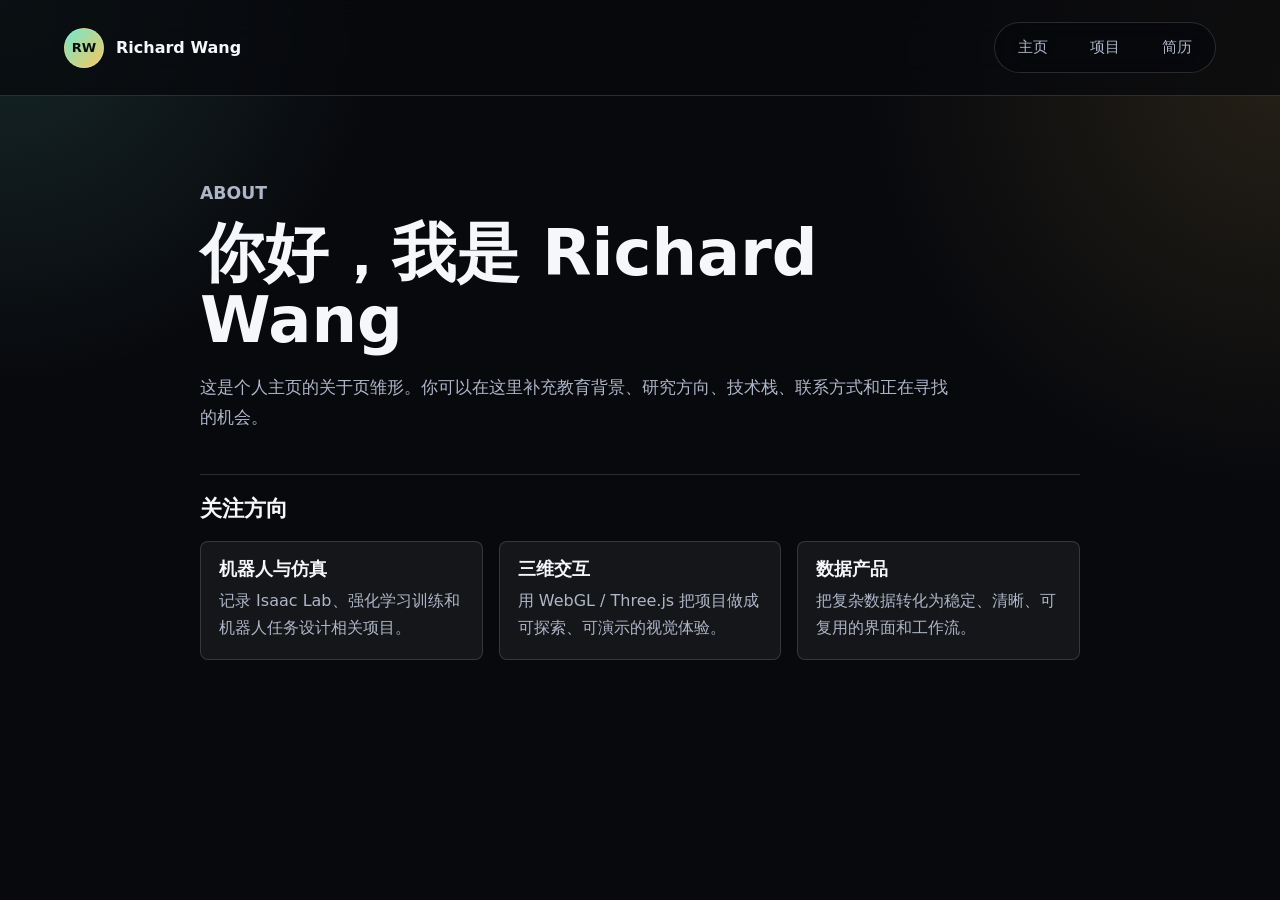
<file: about/index.html>
<!DOCTYPE html>
<html lang="zh-CN">
<head>
  <meta charset="UTF-8">
  <meta name="viewport" content="width=device-width, initial-scale=1.0">
  <meta name="description" content="关于 Richard Wang。">
  <title>关于 | Richard Wang</title>
  <link rel="stylesheet" href="../css/style.css">
</head>
<body class="sub-page">
  <header class="site-header inline-header">
    <a class="brand" href="../index.html">
      <span class="brand-mark">RW</span>
      <span>Richard Wang</span>
    </a>
    <nav class="site-nav" aria-label="主导航">
      <a href="../index.html">主页</a>
      <a href="../projects/index.html">项目</a>
      <a href="../resume/index.html">简历</a>
    </nav>
  </header>

  <main class="page-wrap narrow">
    <section class="page-heading">
      <p class="eyebrow">About</p>
      <h1>你好，我是 Richard Wang</h1>
      <p>
        这是个人主页的关于页雏形。你可以在这里补充教育背景、研究方向、技术栈、联系方式和正在寻找的机会。
      </p>
    </section>

    <section class="content-band">
      <h2>关注方向</h2>
      <div class="focus-grid">
        <article>
          <h3>机器人与仿真</h3>
          <p>记录 Isaac Lab、强化学习训练和机器人任务设计相关项目。</p>
        </article>
        <article>
          <h3>三维交互</h3>
          <p>用 WebGL / Three.js 把项目做成可探索、可演示的视觉体验。</p>
        </article>
        <article>
          <h3>数据产品</h3>
          <p>把复杂数据转化为稳定、清晰、可复用的界面和工作流。</p>
        </article>
      </div>
    </section>
  </main>
</body>
</html>
</file>
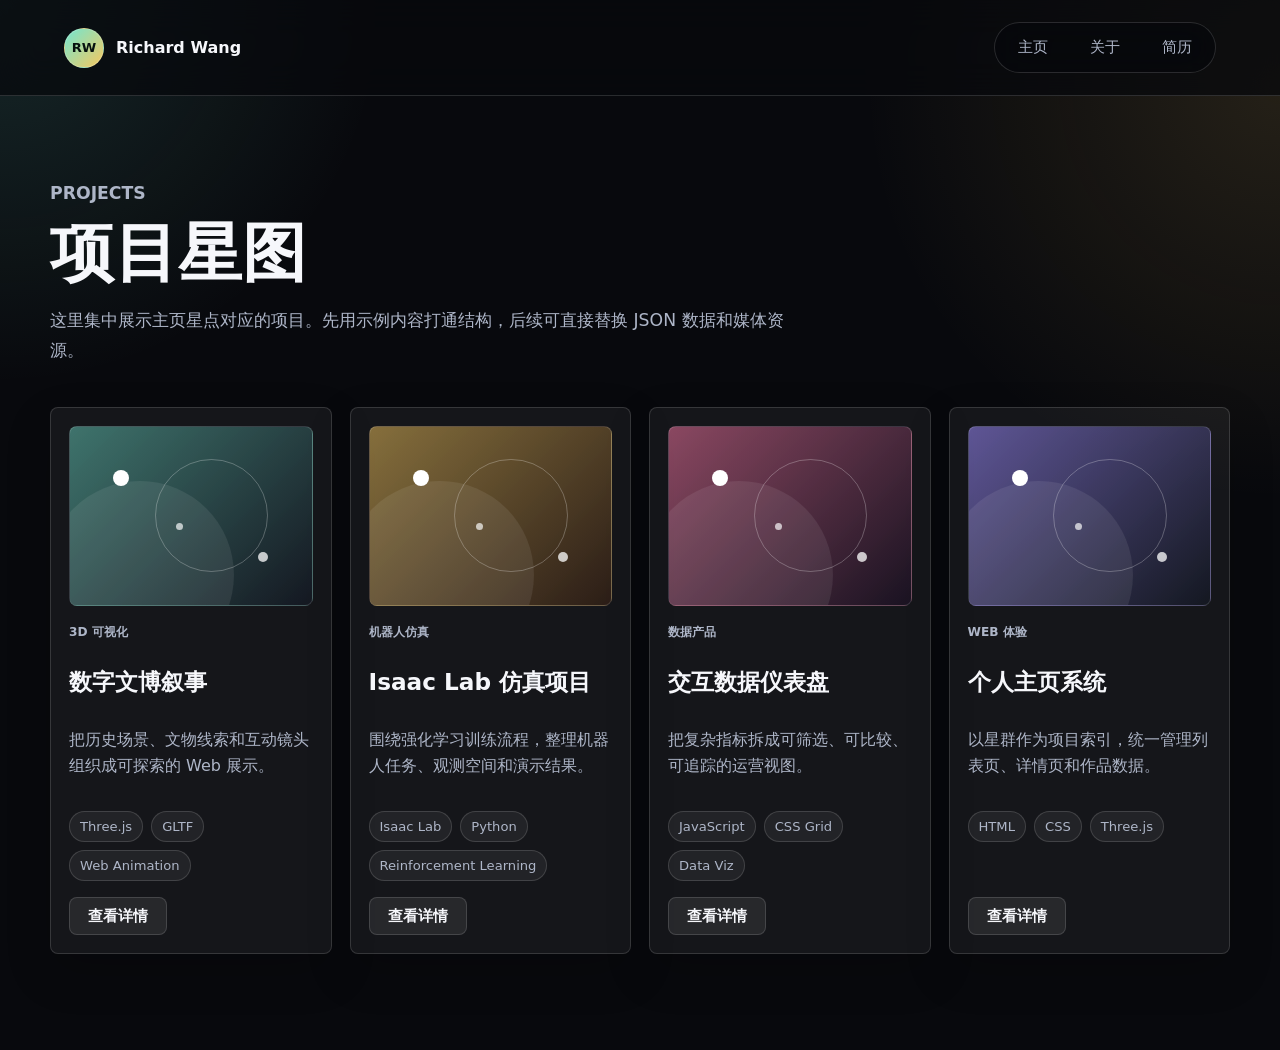
<file: projects/index.html>
<!DOCTYPE html>
<html lang="zh-CN">
<head>
  <meta charset="UTF-8">
  <meta name="viewport" content="width=device-width, initial-scale=1.0">
  <meta name="description" content="Richard Wang 的项目列表。">
  <title>项目 | Richard Wang</title>
  <link rel="stylesheet" href="../css/style.css">
</head>
<body class="sub-page">
  <header class="site-header inline-header">
    <a class="brand" href="../index.html">
      <span class="brand-mark">RW</span>
      <span>Richard Wang</span>
    </a>
    <nav class="site-nav" aria-label="主导航">
      <a href="../index.html">主页</a>
      <a href="../about/index.html">关于</a>
      <a href="../resume/index.html">简历</a>
    </nav>
  </header>

  <main class="page-wrap">
    <section class="page-heading">
      <p class="eyebrow">Projects</p>
      <h1>项目星图</h1>
      <p>这里集中展示主页星点对应的项目。先用示例内容打通结构，后续可直接替换 JSON 数据和媒体资源。</p>
    </section>

    <section id="project-grid" class="project-grid" aria-label="项目列表"></section>
  </main>

  <script>
    const themeClass = (theme) => `project-visual ${theme ? `theme-${theme}` : 'theme-teal'}`;
    const grid = document.getElementById('project-grid');

    fetch('../js/projects.json')
      .then((response) => response.json())
      .then((projects) => {
        projects.forEach((project) => {
          const card = document.createElement('article');
          card.className = 'project-card';

          const visual = document.createElement('div');
          visual.className = themeClass(project.imageTheme);
          visual.setAttribute('aria-hidden', 'true');
          visual.innerHTML = '<span></span><span></span><span></span>';

          const category = document.createElement('p');
          category.className = 'eyebrow';
          category.textContent = project.category;

          const title = document.createElement('h2');
          title.textContent = project.name;

          const summary = document.createElement('p');
          summary.textContent = project.summary;

          const tags = document.createElement('div');
          tags.className = 'tag-row';
          project.tech.forEach((item) => {
            const tag = document.createElement('span');
            tag.textContent = item;
            tags.appendChild(tag);
          });

          const link = document.createElement('a');
          link.className = 'button ghost compact';
          link.href = `template.html?id=${project.id}`;
          link.textContent = '查看详情';

          card.append(visual, category, title, summary, tags, link);
          grid.appendChild(card);
        });
      })
      .catch(() => {
        grid.innerHTML = '<p class="empty-state">项目数据暂时无法加载。</p>';
      });
  </script>
</body>
</html>
</file>
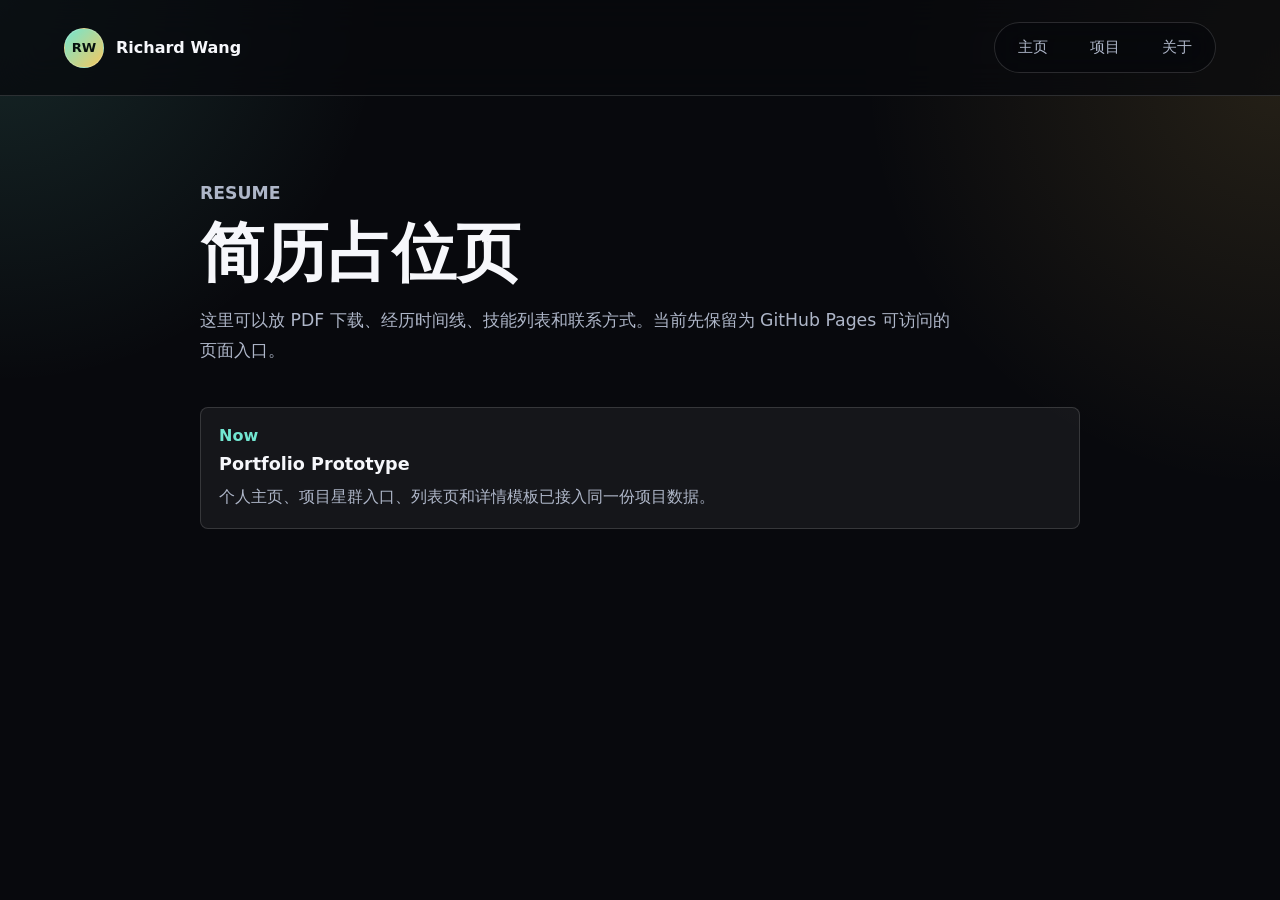
<file: resume/index.html>
<!DOCTYPE html>
<html lang="zh-CN">
<head>
  <meta charset="UTF-8">
  <meta name="viewport" content="width=device-width, initial-scale=1.0">
  <meta name="description" content="Richard Wang 的简历页面。">
  <title>简历 | Richard Wang</title>
  <link rel="stylesheet" href="../css/style.css">
</head>
<body class="sub-page">
  <header class="site-header inline-header">
    <a class="brand" href="../index.html">
      <span class="brand-mark">RW</span>
      <span>Richard Wang</span>
    </a>
    <nav class="site-nav" aria-label="主导航">
      <a href="../index.html">主页</a>
      <a href="../projects/index.html">项目</a>
      <a href="../about/index.html">关于</a>
    </nav>
  </header>

  <main class="page-wrap narrow">
    <section class="page-heading">
      <p class="eyebrow">Resume</p>
      <h1>简历占位页</h1>
      <p>这里可以放 PDF 下载、经历时间线、技能列表和联系方式。当前先保留为 GitHub Pages 可访问的页面入口。</p>
    </section>

    <section class="timeline">
      <article>
        <span>Now</span>
        <h2>Portfolio Prototype</h2>
        <p>个人主页、项目星群入口、列表页和详情模板已接入同一份项目数据。</p>
      </article>
    </section>
  </main>
</body>
</html>
</file>
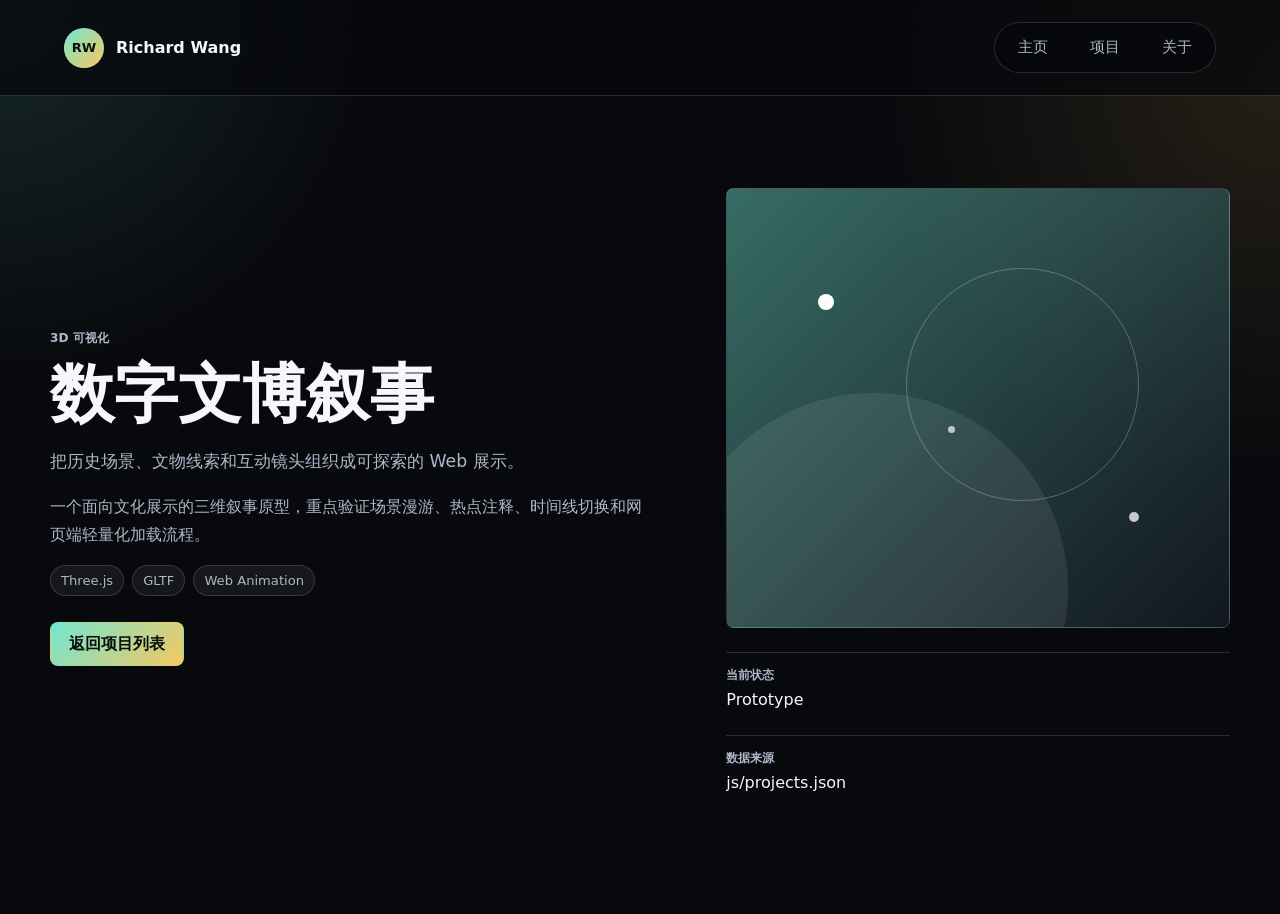
<file: projects/template.html>
<!DOCTYPE html>
<html lang="zh-CN">
<head>
  <meta charset="UTF-8">
  <meta name="viewport" content="width=device-width, initial-scale=1.0">
  <meta name="description" content="Richard Wang 的项目详情。">
  <title>项目详情 | Richard Wang</title>
  <link rel="stylesheet" href="../css/style.css">
</head>
<body class="sub-page">
  <header class="site-header inline-header">
    <a class="brand" href="../index.html">
      <span class="brand-mark">RW</span>
      <span>Richard Wang</span>
    </a>
    <nav class="site-nav" aria-label="主导航">
      <a href="../index.html">主页</a>
      <a href="index.html">项目</a>
      <a href="../about/index.html">关于</a>
    </nav>
  </header>

  <main id="project-detail" class="detail-layout">
    <section class="detail-copy">
      <p id="project-category" class="eyebrow">Project</p>
      <h1 id="project-title">项目详情</h1>
      <p id="project-summary" class="lead">正在加载项目内容。</p>
      <p id="project-description"></p>
      <div id="project-tags" class="tag-row"></div>
      <a id="project-link" class="button primary" href="index.html">返回项目列表</a>
    </section>

    <section class="detail-media" aria-label="项目媒体预览">
      <div id="project-visual" class="project-visual large theme-teal" aria-hidden="true">
        <span></span><span></span><span></span>
      </div>
      <dl class="meta-list detail-meta">
        <div>
          <dt>当前状态</dt>
          <dd id="project-status">Prototype</dd>
        </div>
        <div>
          <dt>数据来源</dt>
          <dd>js/projects.json</dd>
        </div>
      </dl>
    </section>
  </main>

  <script>
    const params = new URLSearchParams(window.location.search);
    const projectId = params.get('id');
    const title = document.getElementById('project-title');
    const category = document.getElementById('project-category');
    const summary = document.getElementById('project-summary');
    const description = document.getElementById('project-description');
    const tags = document.getElementById('project-tags');
    const status = document.getElementById('project-status');
    const visual = document.getElementById('project-visual');
    const link = document.getElementById('project-link');

    fetch('../js/projects.json')
      .then((response) => response.json())
      .then((projects) => {
        const project = projects.find((item) => item.id === projectId) || projects[0];
        document.title = `${project.name} | Richard Wang`;
        title.textContent = project.name;
        category.textContent = project.category;
        summary.textContent = project.summary;
        description.textContent = project.description;
        status.textContent = project.status;
        visual.className = `project-visual large theme-${project.imageTheme || 'teal'}`;
        link.href = 'index.html';
        link.textContent = '返回项目列表';

        tags.innerHTML = '';
        project.tech.forEach((item) => {
          const tag = document.createElement('span');
          tag.textContent = item;
          tags.appendChild(tag);
        });
      })
      .catch(() => {
        title.textContent = '项目数据暂时无法加载';
        summary.textContent = '请返回项目列表稍后再试。';
      });
  </script>
</body>
</html>
</file>
<file: css/style.css>
:root {
  color-scheme: dark;
  --bg: #08090d;
  --bg-elevated: rgba(16, 18, 26, 0.82);
  --panel: rgba(20, 22, 31, 0.76);
  --panel-strong: #151821;
  --text: #f6f7fb;
  --muted: #aeb6c8;
  --line: rgba(255, 255, 255, 0.14);
  --teal: #72e6d1;
  --amber: #f6c85f;
  --rose: #ff7aa8;
  --violet: #9d8cff;
  --radius: 8px;
  --shadow: 0 20px 70px rgba(0, 0, 0, 0.34);
  font-family: Inter, ui-sans-serif, system-ui, -apple-system, BlinkMacSystemFont, "Segoe UI", sans-serif;
}

* {
  box-sizing: border-box;
}

html {
  min-height: 100%;
  background: var(--bg);
}

body {
  min-height: 100vh;
  margin: 0;
  color: var(--text);
  background:
    radial-gradient(circle at 12% 12%, rgba(114, 230, 209, 0.18), transparent 28rem),
    radial-gradient(circle at 85% 20%, rgba(255, 122, 168, 0.16), transparent 24rem),
    linear-gradient(135deg, #08090d 0%, #111016 46%, #16100f 100%);
}

a {
  color: inherit;
  text-decoration: none;
}

button,
a {
  -webkit-tap-highlight-color: transparent;
}

.star-shell {
  position: relative;
  min-height: 100vh;
  overflow: hidden;
}

.starfield {
  position: fixed;
  inset: 0;
  z-index: 0;
}

.starfield canvas {
  display: block;
}

.site-header {
  position: fixed;
  top: 0;
  left: 0;
  right: 0;
  width: 100%;
  z-index: 5;
  display: flex;
  align-items: center;
  justify-content: space-between;
  gap: 24px;
  padding: 22px clamp(20px, 5vw, 64px);
  pointer-events: none;
}

.inline-header {
  position: sticky;
  background: rgba(8, 9, 13, 0.74);
  backdrop-filter: blur(18px);
  border-bottom: 1px solid var(--line);
  pointer-events: auto;
}

.brand,
.site-nav {
  pointer-events: auto;
}

.brand {
  display: inline-flex;
  align-items: center;
  gap: 12px;
  min-width: 0;
  font-weight: 700;
}

.brand-mark {
  display: grid;
  width: 40px;
  height: 40px;
  place-items: center;
  border: 1px solid rgba(255, 255, 255, 0.2);
  border-radius: 50%;
  color: #06110f;
  background: linear-gradient(135deg, var(--teal), var(--amber));
  font-size: 0.82rem;
  font-weight: 800;
}

.site-nav {
  display: flex;
  align-items: center;
  gap: 8px;
  padding: 6px;
  border: 1px solid var(--line);
  border-radius: 999px;
  background: rgba(7, 8, 12, 0.52);
  backdrop-filter: blur(18px);
}

.site-nav a {
  min-width: 64px;
  padding: 9px 14px;
  border-radius: 999px;
  color: var(--muted);
  font-size: 0.92rem;
  text-align: center;
}

.site-nav a:hover,
.site-nav a:focus-visible {
  color: var(--text);
  background: rgba(255, 255, 255, 0.1);
  outline: none;
}

.hero-panel {
  position: relative;
  z-index: 2;
  width: min(680px, calc(100% - 40px));
  min-height: 100vh;
  display: flex;
  flex-direction: column;
  justify-content: center;
  padding: 140px 0 96px;
  margin-left: clamp(20px, 8vw, 112px);
  pointer-events: none;
}

.hero-panel > * {
  pointer-events: auto;
}

.eyebrow {
  margin: 0 0 12px;
  color: var(--teal);
  font-size: 0.76rem;
  font-weight: 800;
  letter-spacing: 0;
  text-transform: uppercase;
}

h1,
h2,
h3,
p {
  overflow-wrap: anywhere;
}

h1,
h2,
h3 {
  margin: 0;
  line-height: 1.05;
}

.hero-panel h1 {
  max-width: 12em;
  font-size: clamp(2.6rem, 6.6vw, 6rem);
}

.hero-copy,
.page-heading p,
.lead {
  color: var(--muted);
  font-size: 1.08rem;
  line-height: 1.75;
}

.hero-copy {
  max-width: 560px;
  margin: 26px 0 0;
}

.hero-actions {
  display: flex;
  flex-wrap: wrap;
  gap: 12px;
  margin-top: 34px;
}

.button {
  display: inline-flex;
  align-items: center;
  justify-content: center;
  min-height: 44px;
  padding: 0 18px;
  border: 1px solid var(--line);
  border-radius: var(--radius);
  font-weight: 750;
  transition: transform 0.18s ease, border-color 0.18s ease, background 0.18s ease;
}

.button:hover,
.button:focus-visible {
  transform: translateY(-2px);
  outline: none;
}

.button.primary {
  color: #07100f;
  border-color: transparent;
  background: linear-gradient(135deg, var(--teal), var(--amber));
}

.button.ghost {
  color: var(--text);
  background: rgba(255, 255, 255, 0.08);
}

.button.compact {
  align-self: flex-start;
  min-height: 38px;
  margin-top: auto;
  font-size: 0.92rem;
}

.button.full {
  width: 100%;
}

.project-sidebar {
  position: fixed;
  z-index: 6;
  top: 0;
  right: 0;
  width: min(380px, calc(100vw - 28px));
  height: 100vh;
  padding: 78px 28px 28px;
  border-left: 1px solid var(--line);
  background: rgba(12, 14, 20, 0.86);
  backdrop-filter: blur(24px);
  box-shadow: var(--shadow);
  transform: translateX(105%);
  transition: transform 0.28s ease;
}

.project-sidebar.visible {
  transform: translateX(0);
}

.project-sidebar h2 {
  font-size: 2rem;
}

.project-sidebar p {
  color: var(--muted);
  line-height: 1.7;
}

.icon-button {
  display: grid;
  place-items: center;
  width: 38px;
  height: 38px;
  border: 1px solid var(--line);
  border-radius: 50%;
  color: var(--text);
  background: rgba(255, 255, 255, 0.08);
  cursor: pointer;
}

.close-button {
  position: absolute;
  top: 22px;
  right: 22px;
  font-size: 1.45rem;
}

.meta-list {
  display: grid;
  gap: 12px;
  margin: 24px 0;
}

.meta-list div {
  padding: 14px 0;
  border-top: 1px solid var(--line);
}

.meta-list dt {
  color: var(--muted);
  font-size: 0.76rem;
  font-weight: 800;
  text-transform: uppercase;
}

.meta-list dd {
  margin: 6px 0 0;
}

.hover-card {
  position: fixed;
  z-index: 7;
  max-width: 220px;
  transform: translate(16px, 16px);
  padding: 8px 10px;
  border: 1px solid var(--line);
  border-radius: 999px;
  color: var(--text);
  background: rgba(9, 10, 14, 0.86);
  backdrop-filter: blur(14px);
  font-size: 0.86rem;
  pointer-events: none;
}

.fallback-projects {
  position: fixed;
  z-index: 3;
  right: clamp(18px, 4vw, 52px);
  bottom: 28px;
  display: flex;
  flex-wrap: wrap;
  justify-content: flex-end;
  gap: 8px;
  max-width: 520px;
}

.fallback-project {
  padding: 8px 12px;
  border: 1px solid var(--line);
  border-radius: 999px;
  color: var(--muted);
  background: rgba(255, 255, 255, 0.07);
  font-size: 0.85rem;
}

.three-unavailable .fallback-projects {
  left: 20px;
  right: 20px;
  justify-content: flex-start;
}

.fallback-error,
.empty-state {
  color: var(--muted);
}

.sub-page {
  background:
    radial-gradient(circle at 0 0, rgba(114, 230, 209, 0.14), transparent 24rem),
    radial-gradient(circle at 100% 8%, rgba(246, 200, 95, 0.12), transparent 26rem),
    #08090d;
}

.page-wrap,
.detail-layout {
  width: min(1180px, calc(100% - 40px));
  margin: 0 auto;
}

.page-wrap {
  padding: 82px 0 96px;
}

.page-wrap.narrow {
  width: min(880px, calc(100% - 40px));
}

.page-heading {
  max-width: 760px;
  margin-bottom: 42px;
}

.page-heading h1,
.detail-copy h1 {
  font-size: clamp(2.3rem, 5vw, 4.8rem);
}

.project-grid {
  display: grid;
  grid-template-columns: repeat(auto-fit, minmax(250px, 1fr));
  gap: 18px;
}

.project-card {
  display: flex;
  min-height: 460px;
  flex-direction: column;
  gap: 16px;
  padding: 18px;
  border: 1px solid var(--line);
  border-radius: var(--radius);
  background: rgba(255, 255, 255, 0.055);
  box-shadow: 0 18px 45px rgba(0, 0, 0, 0.18);
  transition: transform 0.18s ease, border-color 0.18s ease, background 0.18s ease;
}

.project-card:hover {
  transform: translateY(-4px);
  border-color: rgba(255, 255, 255, 0.28);
  background: rgba(255, 255, 255, 0.08);
}

.project-card h2 {
  font-size: 1.45rem;
}

.project-card p {
  color: var(--muted);
  line-height: 1.65;
}

.project-visual {
  position: relative;
  min-height: 180px;
  overflow: hidden;
  border: 1px solid var(--line);
  border-radius: var(--radius);
  background: #151821;
}

.project-visual.large {
  min-height: 440px;
}

.project-visual::before,
.project-visual::after,
.project-visual span {
  content: "";
  position: absolute;
  display: block;
  border-radius: 50%;
}

.project-visual::before {
  inset: 18% 18% auto auto;
  width: 46%;
  aspect-ratio: 1;
  border: 1px solid rgba(255, 255, 255, 0.26);
}

.project-visual::after {
  left: -10%;
  bottom: -36%;
  width: 78%;
  aspect-ratio: 1;
  background: rgba(255, 255, 255, 0.08);
}

.project-visual span:nth-child(1) {
  left: 18%;
  top: 24%;
  width: 16px;
  height: 16px;
  background: #fff;
}

.project-visual span:nth-child(2) {
  right: 18%;
  bottom: 24%;
  width: 10px;
  height: 10px;
  background: rgba(255, 255, 255, 0.75);
}

.project-visual span:nth-child(3) {
  left: 44%;
  top: 54%;
  width: 7px;
  height: 7px;
  background: rgba(255, 255, 255, 0.68);
}

.theme-teal {
  background: linear-gradient(135deg, rgba(114, 230, 209, 0.45), rgba(20, 24, 34, 0.9));
}

.theme-amber {
  background: linear-gradient(135deg, rgba(246, 200, 95, 0.5), rgba(46, 30, 22, 0.88));
}

.theme-rose {
  background: linear-gradient(135deg, rgba(255, 122, 168, 0.5), rgba(26, 18, 34, 0.9));
}

.theme-violet {
  background: linear-gradient(135deg, rgba(157, 140, 255, 0.54), rgba(20, 24, 34, 0.9));
}

.tag-row {
  display: flex;
  flex-wrap: wrap;
  gap: 8px;
}

.tag-row span {
  padding: 7px 10px;
  border: 1px solid var(--line);
  border-radius: 999px;
  color: var(--muted);
  background: rgba(255, 255, 255, 0.06);
  font-size: 0.82rem;
}

.detail-layout {
  display: grid;
  grid-template-columns: minmax(0, 0.9fr) minmax(320px, 0.75fr);
  gap: clamp(32px, 6vw, 72px);
  align-items: center;
  padding: 92px 0 108px;
}

.detail-copy p {
  color: var(--muted);
  line-height: 1.75;
}

.detail-copy .button {
  margin-top: 26px;
}

.detail-media {
  min-width: 0;
}

.detail-meta {
  margin-bottom: 0;
}

.content-band {
  padding-top: 22px;
  border-top: 1px solid var(--line);
}

.content-band h2 {
  margin-bottom: 20px;
  font-size: 1.4rem;
}

.focus-grid {
  display: grid;
  grid-template-columns: repeat(3, 1fr);
  gap: 16px;
}

.focus-grid article,
.timeline article {
  padding: 18px;
  border: 1px solid var(--line);
  border-radius: var(--radius);
  background: rgba(255, 255, 255, 0.055);
}

.focus-grid h3,
.timeline h2 {
  margin-bottom: 10px;
  font-size: 1.1rem;
}

.focus-grid p,
.timeline p {
  margin: 0;
  color: var(--muted);
  line-height: 1.65;
}

.timeline {
  display: grid;
  gap: 16px;
}

.timeline span {
  display: inline-block;
  margin-bottom: 10px;
  color: var(--teal);
  font-weight: 800;
}

@media (max-width: 820px) {
  .site-header {
    align-items: flex-start;
    flex-direction: column;
    gap: 14px;
    padding: 18px 20px;
  }

  .site-nav {
    display: grid;
    grid-template-columns: repeat(3, minmax(0, 1fr));
    width: calc(100vw - 64px);
    max-width: 100%;
  }

  .site-nav a {
    min-width: 0;
  }

  .hero-panel {
    width: calc(100% - 40px);
    min-height: 94vh;
    margin: 0 auto;
    padding-top: 170px;
  }

  .hero-panel h1 {
    max-width: 9em;
    font-size: 3rem;
  }

  .project-sidebar {
    width: 100%;
  }

  .fallback-projects {
    display: none;
  }

  .detail-layout {
    grid-template-columns: 1fr;
    padding-top: 66px;
  }

  .project-visual.large {
    min-height: 300px;
  }

  .focus-grid {
    grid-template-columns: 1fr;
  }
}

@media (max-width: 520px) {
  .brand {
    font-size: 0.96rem;
  }

  .brand-mark {
    width: 36px;
    height: 36px;
  }

  .hero-panel h1,
  .page-heading h1,
  .detail-copy h1 {
    font-size: 2.35rem;
  }

  .hero-actions,
  .button {
    width: 100%;
  }

  .project-card {
    min-height: 420px;
  }
}
</file>
